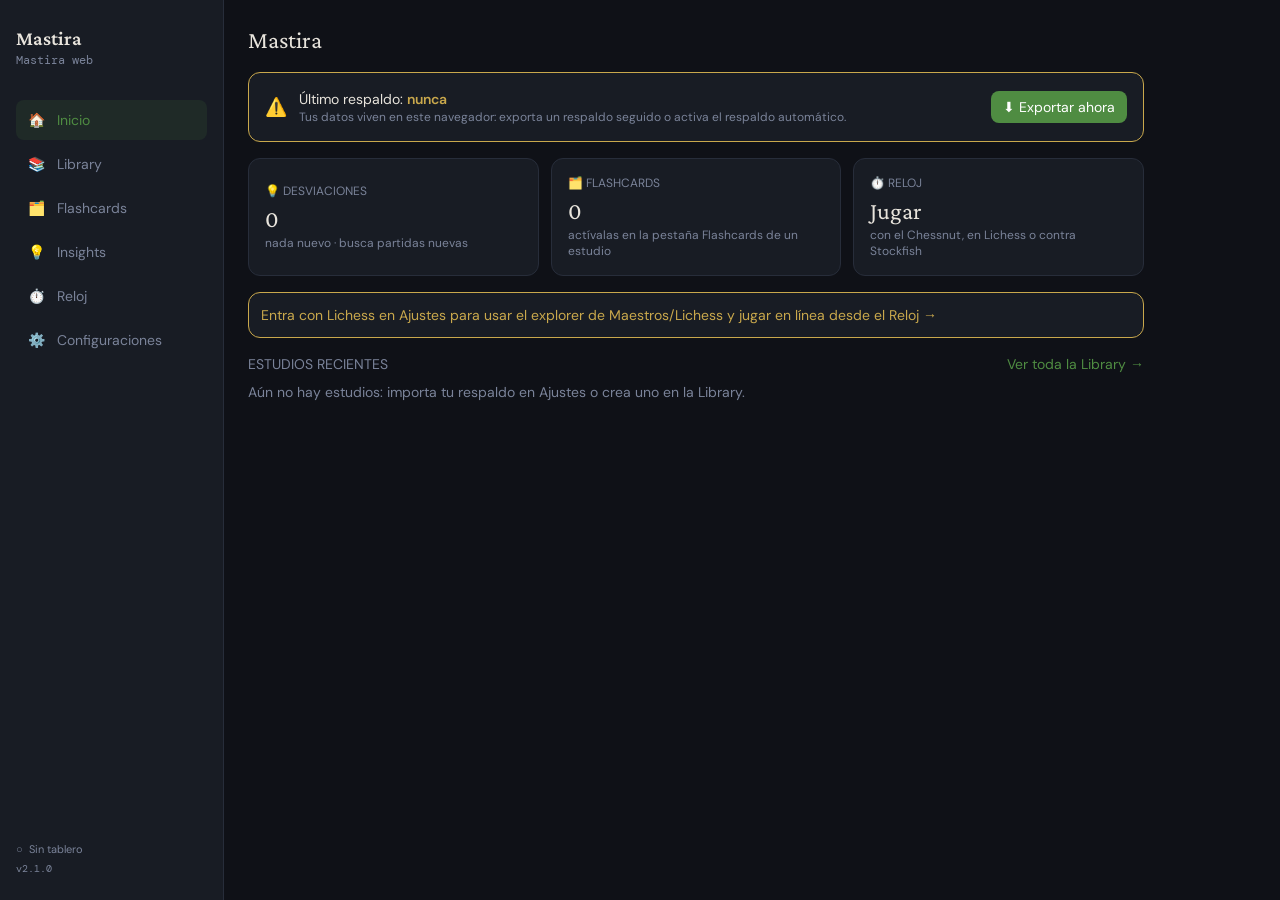
<file: index.html>
<!DOCTYPE html>
<html lang="es">
  <head>
    <meta charset="UTF-8" />
    <meta name="viewport" content="width=device-width, initial-scale=1.0" />
    <title>Mastira Chess</title>
    <link rel="manifest" href="manifest.webmanifest" />
    <link rel="icon" href="icon.svg" type="image/svg+xml" />
    <meta name="theme-color" content="#0f1117" />
    <script type="module" crossorigin src="./assets/main-Doku119o.js"></script>
    <link rel="modulepreload" crossorigin href="./assets/import-wrapper-Dc6Sn4yQ.js">
    <link rel="stylesheet" crossorigin href="./assets/main-TCVI2aPX.css">
  </head>
  <body>
    <div id="root"></div>
  </body>
</html>
</file>
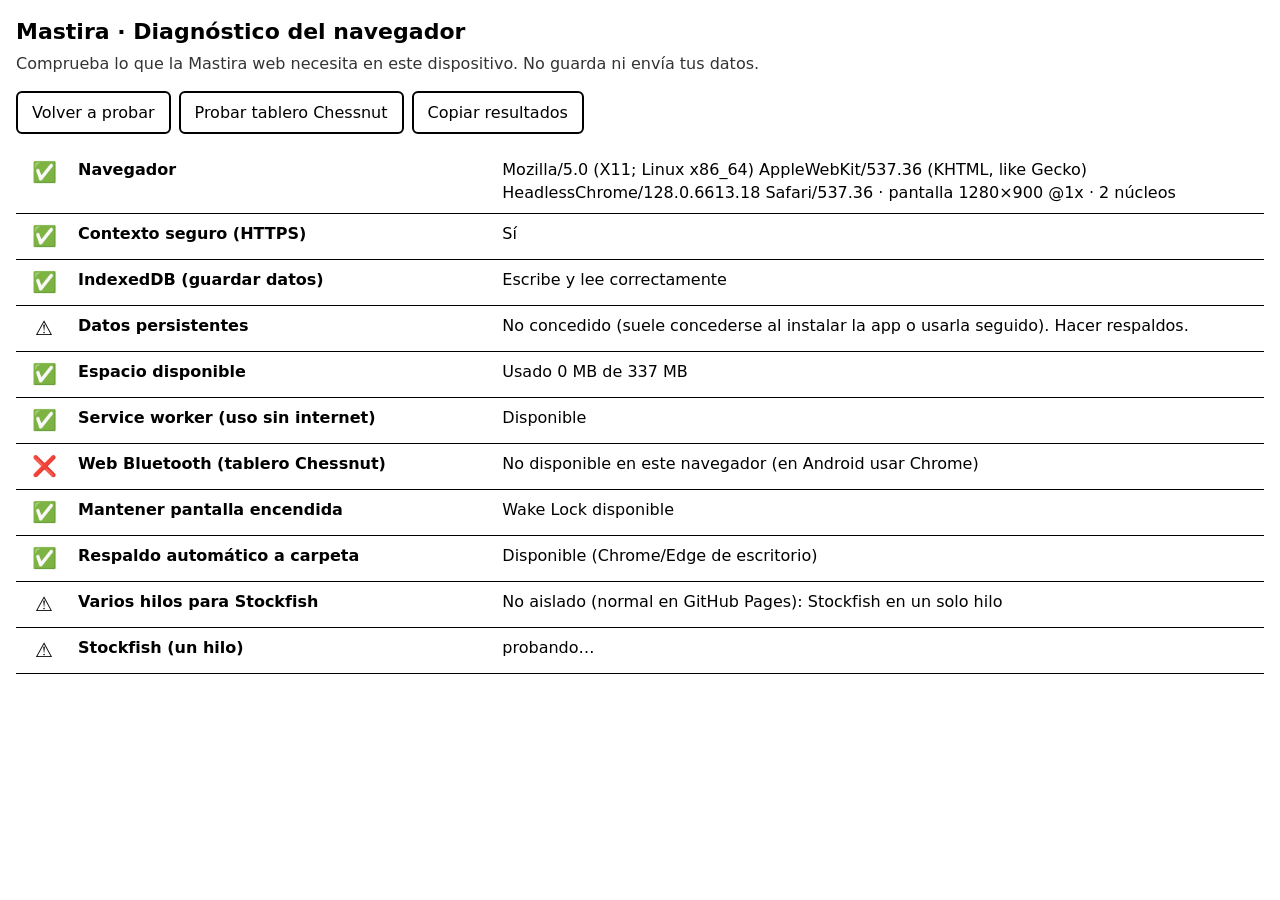
<file: diagnostico.html>
<!DOCTYPE html>
<html lang="es">
  <head>
    <meta charset="UTF-8" />
    <meta name="viewport" content="width=device-width, initial-scale=1.0" />
    <title>Mastira · Diagnóstico</title>
    <style>
      :root { color-scheme: light; }
      body { margin: 0; padding: 16px; font: 16px/1.45 system-ui, sans-serif; background: #fff; color: #000; }
      h1 { font-size: 22px; margin: 0 0 4px; }
      p.sub { margin: 0 0 16px; color: #333; }
      table { width: 100%; border-collapse: collapse; }
      td { border-bottom: 1px solid #000; padding: 8px 6px; vertical-align: top; overflow-wrap: anywhere; }
      td.st { width: 2.2em; font-size: 20px; text-align: center; }
      td.name { font-weight: 600; width: 34%; }
      .actions { margin: 16px 0; display: flex; gap: 8px; flex-wrap: wrap; }
      button { font: inherit; padding: 8px 14px; border: 2px solid #000; background: #fff; color: #000; border-radius: 6px; }
      button:active { background: #000; color: #fff; }
      pre { white-space: pre-wrap; word-break: break-word; border: 1px solid #000; padding: 8px; font-size: 13px; }
    </style>
    <script type="module" crossorigin src="./assets/diagnostico-D89F4n_z.js"></script>
    <link rel="modulepreload" crossorigin href="./assets/import-wrapper-Dc6Sn4yQ.js">
  </head>
  <body>
    <h1>Mastira · Diagnóstico del navegador</h1>
    <p class="sub">Comprueba lo que la Mastira web necesita en este dispositivo. No guarda ni envía tus datos.</p>
    <div class="actions">
      <button id="run">Volver a probar</button>
      <button id="bt">Probar tablero Chessnut</button>
      <button id="copy">Copiar resultados</button>
    </div>
    <table><tbody id="out"></tbody></table>
    <pre id="raw" hidden></pre>
  </body>
</html>
</file>
<file: assets/main-TCVI2aPX.css>
@font-face{font-family:Crimson Pro;font-style:normal;font-display:swap;font-weight:400;src:url(./crimson-pro-vietnamese-400-normal-C3m3Wqkz.woff2) format("woff2"),url(./crimson-pro-vietnamese-400-normal-CEHt5KbE.woff) format("woff");unicode-range:U+0102-0103,U+0110-0111,U+0128-0129,U+0168-0169,U+01A0-01A1,U+01AF-01B0,U+0300-0301,U+0303-0304,U+0308-0309,U+0323,U+0329,U+1EA0-1EF9,U+20AB}@font-face{font-family:Crimson Pro;font-style:normal;font-display:swap;font-weight:400;src:url(./crimson-pro-latin-ext-400-normal-B3ID4PT2.woff2) format("woff2"),url(./crimson-pro-latin-ext-400-normal-BWiDT69a.woff) format("woff");unicode-range:U+0100-02BA,U+02BD-02C5,U+02C7-02CC,U+02CE-02D7,U+02DD-02FF,U+0304,U+0308,U+0329,U+1D00-1DBF,U+1E00-1E9F,U+1EF2-1EFF,U+2020,U+20A0-20AB,U+20AD-20C0,U+2113,U+2C60-2C7F,U+A720-A7FF}@font-face{font-family:Crimson Pro;font-style:normal;font-display:swap;font-weight:400;src:url(./crimson-pro-latin-400-normal-B4SlG4wx.woff2) format("woff2"),url(./crimson-pro-latin-400-normal-BzhyrSeK.woff) format("woff");unicode-range:U+0000-00FF,U+0131,U+0152-0153,U+02BB-02BC,U+02C6,U+02DA,U+02DC,U+0304,U+0308,U+0329,U+2000-206F,U+20AC,U+2122,U+2191,U+2193,U+2212,U+2215,U+FEFF,U+FFFD}@font-face{font-family:Crimson Pro;font-style:normal;font-display:swap;font-weight:600;src:url(./crimson-pro-vietnamese-600-normal-BD5z241x.woff2) format("woff2"),url(./crimson-pro-vietnamese-600-normal-WXpto_XS.woff) format("woff");unicode-range:U+0102-0103,U+0110-0111,U+0128-0129,U+0168-0169,U+01A0-01A1,U+01AF-01B0,U+0300-0301,U+0303-0304,U+0308-0309,U+0323,U+0329,U+1EA0-1EF9,U+20AB}@font-face{font-family:Crimson Pro;font-style:normal;font-display:swap;font-weight:600;src:url(./crimson-pro-latin-ext-600-normal-DTIcmTiA.woff2) format("woff2"),url(./crimson-pro-latin-ext-600-normal-ChXPf8Fx.woff) format("woff");unicode-range:U+0100-02BA,U+02BD-02C5,U+02C7-02CC,U+02CE-02D7,U+02DD-02FF,U+0304,U+0308,U+0329,U+1D00-1DBF,U+1E00-1E9F,U+1EF2-1EFF,U+2020,U+20A0-20AB,U+20AD-20C0,U+2113,U+2C60-2C7F,U+A720-A7FF}@font-face{font-family:Crimson Pro;font-style:normal;font-display:swap;font-weight:600;src:url(./crimson-pro-latin-600-normal-vJ8oEdKU.woff2) format("woff2"),url(./crimson-pro-latin-600-normal-Ca4fy0Cf.woff) format("woff");unicode-range:U+0000-00FF,U+0131,U+0152-0153,U+02BB-02BC,U+02C6,U+02DA,U+02DC,U+0304,U+0308,U+0329,U+2000-206F,U+20AC,U+2122,U+2191,U+2193,U+2212,U+2215,U+FEFF,U+FFFD}@font-face{font-family:Crimson Pro;font-style:normal;font-display:swap;font-weight:700;src:url(./crimson-pro-vietnamese-700-normal-D0P6piNS.woff2) format("woff2"),url(./crimson-pro-vietnamese-700-normal-CXdpdE-3.woff) format("woff");unicode-range:U+0102-0103,U+0110-0111,U+0128-0129,U+0168-0169,U+01A0-01A1,U+01AF-01B0,U+0300-0301,U+0303-0304,U+0308-0309,U+0323,U+0329,U+1EA0-1EF9,U+20AB}@font-face{font-family:Crimson Pro;font-style:normal;font-display:swap;font-weight:700;src:url(./crimson-pro-latin-ext-700-normal-DB6BXmm8.woff2) format("woff2"),url(./crimson-pro-latin-ext-700-normal-B0XMIwQy.woff) format("woff");unicode-range:U+0100-02BA,U+02BD-02C5,U+02C7-02CC,U+02CE-02D7,U+02DD-02FF,U+0304,U+0308,U+0329,U+1D00-1DBF,U+1E00-1E9F,U+1EF2-1EFF,U+2020,U+20A0-20AB,U+20AD-20C0,U+2113,U+2C60-2C7F,U+A720-A7FF}@font-face{font-family:Crimson Pro;font-style:normal;font-display:swap;font-weight:700;src:url(./crimson-pro-latin-700-normal-BfTu9YAt.woff2) format("woff2"),url(./crimson-pro-latin-700-normal-CnzwvVon.woff) format("woff");unicode-range:U+0000-00FF,U+0131,U+0152-0153,U+02BB-02BC,U+02C6,U+02DA,U+02DC,U+0304,U+0308,U+0329,U+2000-206F,U+20AC,U+2122,U+2191,U+2193,U+2212,U+2215,U+FEFF,U+FFFD}@font-face{font-family:Literata;font-style:normal;font-display:swap;font-weight:400;src:url([data-uri]) format("woff2"),url(./literata-cyrillic-ext-400-normal-BuNkiaAX.woff) format("woff");unicode-range:U+0460-052F,U+1C80-1C8A,U+20B4,U+2DE0-2DFF,U+A640-A69F,U+FE2E-FE2F}@font-face{font-family:Literata;font-style:normal;font-display:swap;font-weight:400;src:url(./literata-cyrillic-400-normal-CNCMA2GQ.woff2) format("woff2"),url(./literata-cyrillic-400-normal-BZoHpSD9.woff) format("woff");unicode-range:U+0301,U+0400-045F,U+0490-0491,U+04B0-04B1,U+2116}@font-face{font-family:Literata;font-style:normal;font-display:swap;font-weight:400;src:url(./literata-greek-ext-400-normal-wlSmuZ9Y.woff2) format("woff2"),url(./literata-greek-ext-400-normal-jenpRSxk.woff) format("woff");unicode-range:U+1F00-1FFF}@font-face{font-family:Literata;font-style:normal;font-display:swap;font-weight:400;src:url(./literata-greek-400-normal-DLCf-Z3g.woff2) format("woff2"),url(./literata-greek-400-normal-CMPfP1Pr.woff) format("woff");unicode-range:U+0370-0377,U+037A-037F,U+0384-038A,U+038C,U+038E-03A1,U+03A3-03FF}@font-face{font-family:Literata;font-style:normal;font-display:swap;font-weight:400;src:url(./literata-vietnamese-400-normal-H9pSqQsV.woff2) format("woff2"),url(./literata-vietnamese-400-normal-BvhrDK3U.woff) format("woff");unicode-range:U+0102-0103,U+0110-0111,U+0128-0129,U+0168-0169,U+01A0-01A1,U+01AF-01B0,U+0300-0301,U+0303-0304,U+0308-0309,U+0323,U+0329,U+1EA0-1EF9,U+20AB}@font-face{font-family:Literata;font-style:normal;font-display:swap;font-weight:400;src:url(./literata-latin-ext-400-normal-D5BsCrMl.woff2) format("woff2"),url(./literata-latin-ext-400-normal-Cs2-p-8d.woff) format("woff");unicode-range:U+0100-02BA,U+02BD-02C5,U+02C7-02CC,U+02CE-02D7,U+02DD-02FF,U+0304,U+0308,U+0329,U+1D00-1DBF,U+1E00-1E9F,U+1EF2-1EFF,U+2020,U+20A0-20AB,U+20AD-20C0,U+2113,U+2C60-2C7F,U+A720-A7FF}@font-face{font-family:Literata;font-style:normal;font-display:swap;font-weight:400;src:url(./literata-latin-400-normal-CLtNJ872.woff2) format("woff2"),url(./literata-latin-400-normal-CUhpYSl8.woff) format("woff");unicode-range:U+0000-00FF,U+0131,U+0152-0153,U+02BB-02BC,U+02C6,U+02DA,U+02DC,U+0304,U+0308,U+0329,U+2000-206F,U+20AC,U+2122,U+2191,U+2193,U+2212,U+2215,U+FEFF,U+FFFD}@font-face{font-family:Literata;font-style:normal;font-display:swap;font-weight:600;src:url([data-uri]) format("woff2"),url(./literata-cyrillic-ext-600-normal-DMpAXN3v.woff) format("woff");unicode-range:U+0460-052F,U+1C80-1C8A,U+20B4,U+2DE0-2DFF,U+A640-A69F,U+FE2E-FE2F}@font-face{font-family:Literata;font-style:normal;font-display:swap;font-weight:600;src:url(./literata-cyrillic-600-normal-CJ4BZrBr.woff2) format("woff2"),url(./literata-cyrillic-600-normal-CFZV0quP.woff) format("woff");unicode-range:U+0301,U+0400-045F,U+0490-0491,U+04B0-04B1,U+2116}@font-face{font-family:Literata;font-style:normal;font-display:swap;font-weight:600;src:url(./literata-greek-ext-600-normal-C9Ui0wVq.woff2) format("woff2"),url(./literata-greek-ext-600-normal-dOBTK4hz.woff) format("woff");unicode-range:U+1F00-1FFF}@font-face{font-family:Literata;font-style:normal;font-display:swap;font-weight:600;src:url(./literata-greek-600-normal-AXWu-DgS.woff2) format("woff2"),url(./literata-greek-600-normal-yjIuBGCY.woff) format("woff");unicode-range:U+0370-0377,U+037A-037F,U+0384-038A,U+038C,U+038E-03A1,U+03A3-03FF}@font-face{font-family:Literata;font-style:normal;font-display:swap;font-weight:600;src:url(./literata-vietnamese-600-normal-CKzxoyei.woff2) format("woff2"),url(./literata-vietnamese-600-normal-8qS4Xlwy.woff) format("woff");unicode-range:U+0102-0103,U+0110-0111,U+0128-0129,U+0168-0169,U+01A0-01A1,U+01AF-01B0,U+0300-0301,U+0303-0304,U+0308-0309,U+0323,U+0329,U+1EA0-1EF9,U+20AB}@font-face{font-family:Literata;font-style:normal;font-display:swap;font-weight:600;src:url(./literata-latin-ext-600-normal-iLkdh2tW.woff2) format("woff2"),url(./literata-latin-ext-600-normal-DYcsrkT4.woff) format("woff");unicode-range:U+0100-02BA,U+02BD-02C5,U+02C7-02CC,U+02CE-02D7,U+02DD-02FF,U+0304,U+0308,U+0329,U+1D00-1DBF,U+1E00-1E9F,U+1EF2-1EFF,U+2020,U+20A0-20AB,U+20AD-20C0,U+2113,U+2C60-2C7F,U+A720-A7FF}@font-face{font-family:Literata;font-style:normal;font-display:swap;font-weight:600;src:url(./literata-latin-600-normal-A9sHopYh.woff2) format("woff2"),url(./literata-latin-600-normal-BFEFPlMO.woff) format("woff");unicode-range:U+0000-00FF,U+0131,U+0152-0153,U+02BB-02BC,U+02C6,U+02DA,U+02DC,U+0304,U+0308,U+0329,U+2000-206F,U+20AC,U+2122,U+2191,U+2193,U+2212,U+2215,U+FEFF,U+FFFD}@font-face{font-family:Literata;font-style:normal;font-display:swap;font-weight:800;src:url([data-uri]) format("woff2"),url(./literata-cyrillic-ext-800-normal-gHf-akcn.woff) format("woff");unicode-range:U+0460-052F,U+1C80-1C8A,U+20B4,U+2DE0-2DFF,U+A640-A69F,U+FE2E-FE2F}@font-face{font-family:Literata;font-style:normal;font-display:swap;font-weight:800;src:url(./literata-cyrillic-800-normal-D3mwU3Uw.woff2) format("woff2"),url(./literata-cyrillic-800-normal-gire1OzM.woff) format("woff");unicode-range:U+0301,U+0400-045F,U+0490-0491,U+04B0-04B1,U+2116}@font-face{font-family:Literata;font-style:normal;font-display:swap;font-weight:800;src:url(./literata-greek-ext-800-normal-nMBCiIri.woff2) format("woff2"),url(./literata-greek-ext-800-normal-0qpHStuG.woff) format("woff");unicode-range:U+1F00-1FFF}@font-face{font-family:Literata;font-style:normal;font-display:swap;font-weight:800;src:url(./literata-greek-800-normal-CXRlleG1.woff2) format("woff2"),url(./literata-greek-800-normal-DdEIzewt.woff) format("woff");unicode-range:U+0370-0377,U+037A-037F,U+0384-038A,U+038C,U+038E-03A1,U+03A3-03FF}@font-face{font-family:Literata;font-style:normal;font-display:swap;font-weight:800;src:url(./literata-vietnamese-800-normal-qsFxgcG0.woff2) format("woff2"),url(./literata-vietnamese-800-normal-ZKQv-1Up.woff) format("woff");unicode-range:U+0102-0103,U+0110-0111,U+0128-0129,U+0168-0169,U+01A0-01A1,U+01AF-01B0,U+0300-0301,U+0303-0304,U+0308-0309,U+0323,U+0329,U+1EA0-1EF9,U+20AB}@font-face{font-family:Literata;font-style:normal;font-display:swap;font-weight:800;src:url(./literata-latin-ext-800-normal-YXqKKZyQ.woff2) format("woff2"),url(./literata-latin-ext-800-normal-CLElJf9g.woff) format("woff");unicode-range:U+0100-02BA,U+02BD-02C5,U+02C7-02CC,U+02CE-02D7,U+02DD-02FF,U+0304,U+0308,U+0329,U+1D00-1DBF,U+1E00-1E9F,U+1EF2-1EFF,U+2020,U+20A0-20AB,U+20AD-20C0,U+2113,U+2C60-2C7F,U+A720-A7FF}@font-face{font-family:Literata;font-style:normal;font-display:swap;font-weight:800;src:url(./literata-latin-800-normal-CAgJjmlx.woff2) format("woff2"),url(./literata-latin-800-normal-B7jgOtxN.woff) format("woff");unicode-range:U+0000-00FF,U+0131,U+0152-0153,U+02BB-02BC,U+02C6,U+02DA,U+02DC,U+0304,U+0308,U+0329,U+2000-206F,U+20AC,U+2122,U+2191,U+2193,U+2212,U+2215,U+FEFF,U+FFFD}@font-face{font-family:DM Sans;font-style:normal;font-display:swap;font-weight:400;src:url(./dm-sans-latin-ext-400-normal-BtiwyxMk.woff2) format("woff2"),url(./dm-sans-latin-ext-400-normal-BjWJ59Pq.woff) format("woff");unicode-range:U+0100-02BA,U+02BD-02C5,U+02C7-02CC,U+02CE-02D7,U+02DD-02FF,U+0304,U+0308,U+0329,U+1D00-1DBF,U+1E00-1E9F,U+1EF2-1EFF,U+2020,U+20A0-20AB,U+20AD-20C0,U+2113,U+2C60-2C7F,U+A720-A7FF}@font-face{font-family:DM Sans;font-style:normal;font-display:swap;font-weight:400;src:url(./dm-sans-latin-400-normal-CW0RaeGs.woff2) format("woff2"),url(./dm-sans-latin-400-normal-BwCSEQnW.woff) format("woff");unicode-range:U+0000-00FF,U+0131,U+0152-0153,U+02BB-02BC,U+02C6,U+02DA,U+02DC,U+0304,U+0308,U+0329,U+2000-206F,U+20AC,U+2122,U+2191,U+2193,U+2212,U+2215,U+FEFF,U+FFFD}@font-face{font-family:DM Sans;font-style:normal;font-display:swap;font-weight:500;src:url(./dm-sans-latin-ext-500-normal-BJfUCQsA.woff2) format("woff2"),url(./dm-sans-latin-ext-500-normal-DR84L5F-.woff) format("woff");unicode-range:U+0100-02BA,U+02BD-02C5,U+02C7-02CC,U+02CE-02D7,U+02DD-02FF,U+0304,U+0308,U+0329,U+1D00-1DBF,U+1E00-1E9F,U+1EF2-1EFF,U+2020,U+20A0-20AB,U+20AD-20C0,U+2113,U+2C60-2C7F,U+A720-A7FF}@font-face{font-family:DM Sans;font-style:normal;font-display:swap;font-weight:500;src:url(./dm-sans-latin-500-normal-B9HHJjqV.woff2) format("woff2"),url(./dm-sans-latin-500-normal-Dr3UlScf.woff) format("woff");unicode-range:U+0000-00FF,U+0131,U+0152-0153,U+02BB-02BC,U+02C6,U+02DA,U+02DC,U+0304,U+0308,U+0329,U+2000-206F,U+20AC,U+2122,U+2191,U+2193,U+2212,U+2215,U+FEFF,U+FFFD}@font-face{font-family:DM Sans;font-style:normal;font-display:swap;font-weight:600;src:url(./dm-sans-latin-ext-600-normal-4vooXBpG.woff2) format("woff2"),url(./dm-sans-latin-ext-600-normal-DRtaDpgU.woff) format("woff");unicode-range:U+0100-02BA,U+02BD-02C5,U+02C7-02CC,U+02CE-02D7,U+02DD-02FF,U+0304,U+0308,U+0329,U+1D00-1DBF,U+1E00-1E9F,U+1EF2-1EFF,U+2020,U+20A0-20AB,U+20AD-20C0,U+2113,U+2C60-2C7F,U+A720-A7FF}@font-face{font-family:DM Sans;font-style:normal;font-display:swap;font-weight:600;src:url(./dm-sans-latin-600-normal-Aqo67rzb.woff2) format("woff2"),url(./dm-sans-latin-600-normal-BmdmIIQ2.woff) format("woff");unicode-range:U+0000-00FF,U+0131,U+0152-0153,U+02BB-02BC,U+02C6,U+02DA,U+02DC,U+0304,U+0308,U+0329,U+2000-206F,U+20AC,U+2122,U+2191,U+2193,U+2212,U+2215,U+FEFF,U+FFFD}@font-face{font-family:DM Mono;font-style:normal;font-display:swap;font-weight:400;src:url(./dm-mono-latin-ext-400-normal-C2zvOubV.woff2) format("woff2"),url(./dm-mono-latin-ext-400-normal-1aZr6b2b.woff) format("woff");unicode-range:U+0100-02BA,U+02BD-02C5,U+02C7-02CC,U+02CE-02D7,U+02DD-02FF,U+0304,U+0308,U+0329,U+1D00-1DBF,U+1E00-1E9F,U+1EF2-1EFF,U+2020,U+20A0-20AB,U+20AD-20C0,U+2113,U+2C60-2C7F,U+A720-A7FF}@font-face{font-family:DM Mono;font-style:normal;font-display:swap;font-weight:400;src:url(./dm-mono-latin-400-normal-4GdczIuU.woff2) format("woff2"),url(./dm-mono-latin-400-normal--0xN8mdc.woff) format("woff");unicode-range:U+0000-00FF,U+0131,U+0152-0153,U+02BB-02BC,U+02C6,U+02DA,U+02DC,U+0304,U+0308,U+0329,U+2000-206F,U+20AC,U+2122,U+2191,U+2193,U+2212,U+2215,U+FEFF,U+FFFD}@font-face{font-family:DM Mono;font-style:normal;font-display:swap;font-weight:500;src:url(./dm-mono-latin-ext-500-normal-BtRyHRi6.woff2) format("woff2"),url(./dm-mono-latin-ext-500-normal-Dw3M13d8.woff) format("woff");unicode-range:U+0100-02BA,U+02BD-02C5,U+02C7-02CC,U+02CE-02D7,U+02DD-02FF,U+0304,U+0308,U+0329,U+1D00-1DBF,U+1E00-1E9F,U+1EF2-1EFF,U+2020,U+20A0-20AB,U+20AD-20C0,U+2113,U+2C60-2C7F,U+A720-A7FF}@font-face{font-family:DM Mono;font-style:normal;font-display:swap;font-weight:500;src:url(./dm-mono-latin-500-normal-DRMDZjhP.woff2) format("woff2"),url(./dm-mono-latin-500-normal-CN8Miw6E.woff) format("woff");unicode-range:U+0000-00FF,U+0131,U+0152-0153,U+02BB-02BC,U+02C6,U+02DA,U+02DC,U+0304,U+0308,U+0329,U+2000-206F,U+20AC,U+2122,U+2191,U+2193,U+2212,U+2215,U+FEFF,U+FFFD}*,:before,:after{--tw-border-spacing-x: 0;--tw-border-spacing-y: 0;--tw-translate-x: 0;--tw-translate-y: 0;--tw-rotate: 0;--tw-skew-x: 0;--tw-skew-y: 0;--tw-scale-x: 1;--tw-scale-y: 1;--tw-pan-x: ;--tw-pan-y: ;--tw-pinch-zoom: ;--tw-scroll-snap-strictness: proximity;--tw-gradient-from-position: ;--tw-gradient-via-position: ;--tw-gradient-to-position: ;--tw-ordinal: ;--tw-slashed-zero: ;--tw-numeric-figure: ;--tw-numeric-spacing: ;--tw-numeric-fraction: ;--tw-ring-inset: ;--tw-ring-offset-width: 0px;--tw-ring-offset-color: #fff;--tw-ring-color: rgb(59 130 246 / .5);--tw-ring-offset-shadow: 0 0 #0000;--tw-ring-shadow: 0 0 #0000;--tw-shadow: 0 0 #0000;--tw-shadow-colored: 0 0 #0000;--tw-blur: ;--tw-brightness: ;--tw-contrast: ;--tw-grayscale: ;--tw-hue-rotate: ;--tw-invert: ;--tw-saturate: ;--tw-sepia: ;--tw-drop-shadow: ;--tw-backdrop-blur: ;--tw-backdrop-brightness: ;--tw-backdrop-contrast: ;--tw-backdrop-grayscale: ;--tw-backdrop-hue-rotate: ;--tw-backdrop-invert: ;--tw-backdrop-opacity: ;--tw-backdrop-saturate: ;--tw-backdrop-sepia: ;--tw-contain-size: ;--tw-contain-layout: ;--tw-contain-paint: ;--tw-contain-style: }::backdrop{--tw-border-spacing-x: 0;--tw-border-spacing-y: 0;--tw-translate-x: 0;--tw-translate-y: 0;--tw-rotate: 0;--tw-skew-x: 0;--tw-skew-y: 0;--tw-scale-x: 1;--tw-scale-y: 1;--tw-pan-x: ;--tw-pan-y: ;--tw-pinch-zoom: ;--tw-scroll-snap-strictness: proximity;--tw-gradient-from-position: ;--tw-gradient-via-position: ;--tw-gradient-to-position: ;--tw-ordinal: ;--tw-slashed-zero: ;--tw-numeric-figure: ;--tw-numeric-spacing: ;--tw-numeric-fraction: ;--tw-ring-inset: ;--tw-ring-offset-width: 0px;--tw-ring-offset-color: #fff;--tw-ring-color: rgb(59 130 246 / .5);--tw-ring-offset-shadow: 0 0 #0000;--tw-ring-shadow: 0 0 #0000;--tw-shadow: 0 0 #0000;--tw-shadow-colored: 0 0 #0000;--tw-blur: ;--tw-brightness: ;--tw-contrast: ;--tw-grayscale: ;--tw-hue-rotate: ;--tw-invert: ;--tw-saturate: ;--tw-sepia: ;--tw-drop-shadow: ;--tw-backdrop-blur: ;--tw-backdrop-brightness: ;--tw-backdrop-contrast: ;--tw-backdrop-grayscale: ;--tw-backdrop-hue-rotate: ;--tw-backdrop-invert: ;--tw-backdrop-opacity: ;--tw-backdrop-saturate: ;--tw-backdrop-sepia: ;--tw-contain-size: ;--tw-contain-layout: ;--tw-contain-paint: ;--tw-contain-style: }*,:before,:after{box-sizing:border-box;border-width:0;border-style:solid;border-color:#e5e7eb}:before,:after{--tw-content: ""}html,:host{line-height:1.5;-webkit-text-size-adjust:100%;-moz-tab-size:4;-o-tab-size:4;tab-size:4;font-family:ui-sans-serif,system-ui,sans-serif,"Apple Color Emoji","Segoe UI Emoji",Segoe UI Symbol,"Noto Color Emoji";font-feature-settings:normal;font-variation-settings:normal;-webkit-tap-highlight-color:transparent}body{margin:0;line-height:inherit}hr{height:0;color:inherit;border-top-width:1px}abbr:where([title]){-webkit-text-decoration:underline dotted;text-decoration:underline dotted}h1,h2,h3,h4,h5,h6{font-size:inherit;font-weight:inherit}a{color:inherit;text-decoration:inherit}b,strong{font-weight:bolder}code,kbd,samp,pre{font-family:DM Mono,monospace;font-feature-settings:normal;font-variation-settings:normal;font-size:1em}small{font-size:80%}sub,sup{font-size:75%;line-height:0;position:relative;vertical-align:baseline}sub{bottom:-.25em}sup{top:-.5em}table{text-indent:0;border-color:inherit;border-collapse:collapse}button,input,optgroup,select,textarea{font-family:inherit;font-feature-settings:inherit;font-variation-settings:inherit;font-size:100%;font-weight:inherit;line-height:inherit;letter-spacing:inherit;color:inherit;margin:0;padding:0}button,select{text-transform:none}button,input:where([type=button]),input:where([type=reset]),input:where([type=submit]){-webkit-appearance:button;background-color:transparent;background-image:none}:-moz-focusring{outline:auto}:-moz-ui-invalid{box-shadow:none}progress{vertical-align:baseline}::-webkit-inner-spin-button,::-webkit-outer-spin-button{height:auto}[type=search]{-webkit-appearance:textfield;outline-offset:-2px}::-webkit-search-decoration{-webkit-appearance:none}::-webkit-file-upload-button{-webkit-appearance:button;font:inherit}summary{display:list-item}blockquote,dl,dd,h1,h2,h3,h4,h5,h6,hr,figure,p,pre{margin:0}fieldset{margin:0;padding:0}legend{padding:0}ol,ul,menu{list-style:none;margin:0;padding:0}dialog{padding:0}textarea{resize:vertical}input::-moz-placeholder,textarea::-moz-placeholder{opacity:1;color:#9ca3af}input::placeholder,textarea::placeholder{opacity:1;color:#9ca3af}button,[role=button]{cursor:pointer}:disabled{cursor:default}img,svg,video,canvas,audio,iframe,embed,object{display:block;vertical-align:middle}img,video{max-width:100%;height:auto}[hidden]:where(:not([hidden=until-found])){display:none}body{--tw-bg-opacity: 1;background-color:rgb(var(--c-bg) / var(--tw-bg-opacity, 1));font-family:DM Sans,sans-serif;--tw-text-opacity: 1;color:rgb(var(--c-text) / var(--tw-text-opacity, 1));-webkit-font-smoothing:antialiased}h1,h2,h3{font-family:Crimson Pro,serif}.sr-only{position:absolute;width:1px;height:1px;padding:0;margin:-1px;overflow:hidden;clip:rect(0,0,0,0);white-space:nowrap;border-width:0}.pointer-events-none{pointer-events:none}.visible{visibility:visible}.static{position:static}.fixed{position:fixed}.absolute{position:absolute}.relative{position:relative}.sticky{position:sticky}.inset-0{top:0;right:0;bottom:0;left:0}.inset-x-0{left:0;right:0}.-right-1{right:-.25rem}.-top-1{top:-.25rem}.bottom-0{bottom:0}.left-0{left:0}.left-0\.5{left:.125rem}.left-\[18px\]{left:18px}.right-0{right:0}.right-0\.5{right:.125rem}.right-1{right:.25rem}.right-3{right:.75rem}.top-0{top:0}.top-0\.5{top:.125rem}.top-1{top:.25rem}.top-2{top:.5rem}.top-6{top:1.5rem}.z-10{z-index:10}.z-30{z-index:30}.z-50{z-index:50}.z-\[80\]{z-index:80}.mx-auto{margin-left:auto;margin-right:auto}.my-0\.5{margin-top:.125rem;margin-bottom:.125rem}.mb-0\.5{margin-bottom:.125rem}.mb-1{margin-bottom:.25rem}.mb-1\.5{margin-bottom:.375rem}.mb-2{margin-bottom:.5rem}.mb-3{margin-bottom:.75rem}.mb-4{margin-bottom:1rem}.mb-5{margin-bottom:1.25rem}.mb-6{margin-bottom:1.5rem}.mb-8{margin-bottom:2rem}.ml-0\.5{margin-left:.125rem}.ml-1{margin-left:.25rem}.ml-2{margin-left:.5rem}.ml-4{margin-left:1rem}.ml-auto{margin-left:auto}.mr-0\.5{margin-right:.125rem}.mr-1{margin-right:.25rem}.mr-auto{margin-right:auto}.mt-0\.5{margin-top:.125rem}.mt-1{margin-top:.25rem}.mt-1\.5{margin-top:.375rem}.mt-2{margin-top:.5rem}.mt-3{margin-top:.75rem}.mt-4{margin-top:1rem}.mt-5{margin-top:1.25rem}.mt-6{margin-top:1.5rem}.line-clamp-2{overflow:hidden;display:-webkit-box;-webkit-box-orient:vertical;-webkit-line-clamp:2}.block{display:block}.inline-block{display:inline-block}.inline{display:inline}.flex{display:flex}.table{display:table}.grid{display:grid}.hidden{display:none}.h-1{height:.25rem}.h-1\.5{height:.375rem}.h-10{height:2.5rem}.h-2{height:.5rem}.h-28{height:7rem}.h-3\.5{height:.875rem}.h-32{height:8rem}.h-4{height:1rem}.h-44{height:11rem}.h-5{height:1.25rem}.h-9{height:2.25rem}.h-full{height:100%}.max-h-48{max-height:12rem}.max-h-\[220px\]{max-height:220px}.max-h-\[480px\]{max-height:480px}.max-h-\[50vh\]{max-height:50vh}.max-h-\[90vh\]{max-height:90vh}.min-h-0{min-height:0px}.min-h-full{min-height:100%}.min-h-screen{min-height:100vh}.w-1{width:.25rem}.w-1\/2{width:50%}.w-10{width:2.5rem}.w-12{width:3rem}.w-14{width:3.5rem}.w-2{width:.5rem}.w-20{width:5rem}.w-24{width:6rem}.w-28{width:7rem}.w-3{width:.75rem}.w-3\.5{width:.875rem}.w-32{width:8rem}.w-4{width:1rem}.w-40{width:10rem}.w-44{width:11rem}.w-5{width:1.25rem}.w-52{width:13rem}.w-56{width:14rem}.w-60{width:15rem}.w-64{width:16rem}.w-9{width:2.25rem}.w-\[220px\]{width:220px}.w-fit{width:-moz-fit-content;width:fit-content}.w-full{width:100%}.min-w-0{min-width:0px}.min-w-7{min-width:1.75rem}.min-w-\[120px\]{min-width:120px}.min-w-\[180px\]{min-width:180px}.min-w-\[200px\]{min-width:200px}.min-w-\[240px\]{min-width:240px}.min-w-\[260px\]{min-width:260px}.min-w-full{min-width:100%}.max-w-3xl{max-width:48rem}.max-w-4xl{max-width:56rem}.max-w-\[10rem\]{max-width:10rem}.max-w-\[50\%\]{max-width:50%}.max-w-lg{max-width:32rem}.max-w-md{max-width:28rem}.max-w-xl{max-width:36rem}.flex-1{flex:1 1 0%}.shrink-0{flex-shrink:0}.basis-\[320px\]{flex-basis:320px}@keyframes spin{to{transform:rotate(360deg)}}.animate-spin{animation:spin 1s linear infinite}.cursor-col-resize{cursor:col-resize}.cursor-default{cursor:default}.cursor-grab{cursor:grab}.cursor-pointer{cursor:pointer}.cursor-row-resize{cursor:row-resize}.touch-none{touch-action:none}.select-none{-webkit-user-select:none;-moz-user-select:none;user-select:none}.resize-y{resize:vertical}.resize{resize:both}.list-disc{list-style-type:disc}.grid-cols-2{grid-template-columns:repeat(2,minmax(0,1fr))}.flex-row{flex-direction:row}.flex-col{flex-direction:column}.flex-wrap{flex-wrap:wrap}.flex-nowrap{flex-wrap:nowrap}.items-start{align-items:flex-start}.items-center{align-items:center}.items-baseline{align-items:baseline}.justify-end{justify-content:flex-end}.justify-center{justify-content:center}.justify-between{justify-content:space-between}.gap-0\.5{gap:.125rem}.gap-1{gap:.25rem}.gap-1\.5{gap:.375rem}.gap-2{gap:.5rem}.gap-3{gap:.75rem}.gap-4{gap:1rem}.gap-5{gap:1.25rem}.gap-6{gap:1.5rem}.space-y-0\.5>:not([hidden])~:not([hidden]){--tw-space-y-reverse: 0;margin-top:calc(.125rem * calc(1 - var(--tw-space-y-reverse)));margin-bottom:calc(.125rem * var(--tw-space-y-reverse))}.space-y-1>:not([hidden])~:not([hidden]){--tw-space-y-reverse: 0;margin-top:calc(.25rem * calc(1 - var(--tw-space-y-reverse)));margin-bottom:calc(.25rem * var(--tw-space-y-reverse))}.space-y-1\.5>:not([hidden])~:not([hidden]){--tw-space-y-reverse: 0;margin-top:calc(.375rem * calc(1 - var(--tw-space-y-reverse)));margin-bottom:calc(.375rem * var(--tw-space-y-reverse))}.space-y-2>:not([hidden])~:not([hidden]){--tw-space-y-reverse: 0;margin-top:calc(.5rem * calc(1 - var(--tw-space-y-reverse)));margin-bottom:calc(.5rem * var(--tw-space-y-reverse))}.space-y-3>:not([hidden])~:not([hidden]){--tw-space-y-reverse: 0;margin-top:calc(.75rem * calc(1 - var(--tw-space-y-reverse)));margin-bottom:calc(.75rem * var(--tw-space-y-reverse))}.space-y-4>:not([hidden])~:not([hidden]){--tw-space-y-reverse: 0;margin-top:calc(1rem * calc(1 - var(--tw-space-y-reverse)));margin-bottom:calc(1rem * var(--tw-space-y-reverse))}.space-y-5>:not([hidden])~:not([hidden]){--tw-space-y-reverse: 0;margin-top:calc(1.25rem * calc(1 - var(--tw-space-y-reverse)));margin-bottom:calc(1.25rem * var(--tw-space-y-reverse))}.divide-y>:not([hidden])~:not([hidden]){--tw-divide-y-reverse: 0;border-top-width:calc(1px * calc(1 - var(--tw-divide-y-reverse)));border-bottom-width:calc(1px * var(--tw-divide-y-reverse))}.divide-border>:not([hidden])~:not([hidden]){--tw-divide-opacity: 1;border-color:rgb(var(--c-border) / var(--tw-divide-opacity, 1))}.overflow-auto{overflow:auto}.overflow-hidden{overflow:hidden}.overflow-x-auto{overflow-x:auto}.overflow-y-auto{overflow-y:auto}.overflow-x-hidden{overflow-x:hidden}.truncate{overflow:hidden;text-overflow:ellipsis;white-space:nowrap}.whitespace-nowrap{white-space:nowrap}.whitespace-pre-line{white-space:pre-line}.whitespace-pre-wrap{white-space:pre-wrap}.break-words{overflow-wrap:break-word}.break-all{word-break:break-all}.rounded{border-radius:.25rem}.rounded-full{border-radius:9999px}.rounded-lg{border-radius:.5rem}.rounded-sm{border-radius:.125rem}.rounded-xl{border-radius:.75rem}.border{border-width:1px}.border-2{border-width:2px}.border-x{border-left-width:1px;border-right-width:1px}.border-y{border-top-width:1px;border-bottom-width:1px}.border-b{border-bottom-width:1px}.border-l-2{border-left-width:2px}.border-r{border-right-width:1px}.border-t{border-top-width:1px}.border-\[\#4a4036\]{--tw-border-opacity: 1;border-color:rgb(74 64 54 / var(--tw-border-opacity, 1))}.border-border{--tw-border-opacity: 1;border-color:rgb(var(--c-border) / var(--tw-border-opacity, 1))}.border-gold{--tw-border-opacity: 1;border-color:rgb(var(--c-gold) / var(--tw-border-opacity, 1))}.border-gold\/60{border-color:rgb(var(--c-gold) / .6)}.border-green{--tw-border-opacity: 1;border-color:rgb(var(--c-green) / var(--tw-border-opacity, 1))}.border-green\/40{border-color:rgb(var(--c-green) / .4)}.border-green\/50{border-color:rgb(var(--c-green) / .5)}.border-muted\/60{border-color:rgb(var(--c-muted) / .6)}.border-red{--tw-border-opacity: 1;border-color:rgb(var(--c-red) / var(--tw-border-opacity, 1))}.border-transparent{border-color:transparent}.bg-\[\#2b2b2b\]{--tw-bg-opacity: 1;background-color:rgb(43 43 43 / var(--tw-bg-opacity, 1))}.bg-\[\#3a3f4c\]{--tw-bg-opacity: 1;background-color:rgb(58 63 76 / var(--tw-bg-opacity, 1))}.bg-\[\#4e7837\]{--tw-bg-opacity: 1;background-color:rgb(78 120 55 / var(--tw-bg-opacity, 1))}.bg-\[\#7a8399\]{--tw-bg-opacity: 1;background-color:rgb(122 131 153 / var(--tw-bg-opacity, 1))}.bg-\[\#efe9e0\]{--tw-bg-opacity: 1;background-color:rgb(239 233 224 / var(--tw-bg-opacity, 1))}.bg-\[var\(--sq-light\)\]{background-color:var(--sq-light)}.bg-bg{--tw-bg-opacity: 1;background-color:rgb(var(--c-bg) / var(--tw-bg-opacity, 1))}.bg-bg\/40{background-color:rgb(var(--c-bg) / .4)}.bg-black{--tw-bg-opacity: 1;background-color:rgb(0 0 0 / var(--tw-bg-opacity, 1))}.bg-black\/60{background-color:#0009}.bg-black\/75{background-color:#000000bf}.bg-border{--tw-bg-opacity: 1;background-color:rgb(var(--c-border) / var(--tw-bg-opacity, 1))}.bg-gold{--tw-bg-opacity: 1;background-color:rgb(var(--c-gold) / var(--tw-bg-opacity, 1))}.bg-gold\/15{background-color:rgb(var(--c-gold) / .15)}.bg-gold\/20{background-color:rgb(var(--c-gold) / .2)}.bg-gold\/30{background-color:rgb(var(--c-gold) / .3)}.bg-green{--tw-bg-opacity: 1;background-color:rgb(var(--c-green) / var(--tw-bg-opacity, 1))}.bg-green\/15{background-color:rgb(var(--c-green) / .15)}.bg-green\/20{background-color:rgb(var(--c-green) / .2)}.bg-muted\/60{background-color:rgb(var(--c-muted) / .6)}.bg-red{--tw-bg-opacity: 1;background-color:rgb(var(--c-red) / var(--tw-bg-opacity, 1))}.bg-red\/10{background-color:rgb(var(--c-red) / .1)}.bg-surface{--tw-bg-opacity: 1;background-color:rgb(var(--c-surface) / var(--tw-bg-opacity, 1))}.bg-white{--tw-bg-opacity: 1;background-color:rgb(255 255 255 / var(--tw-bg-opacity, 1))}.object-cover{-o-object-fit:cover;object-fit:cover}.p-1{padding:.25rem}.p-2{padding:.5rem}.p-3{padding:.75rem}.p-4{padding:1rem}.p-5{padding:1.25rem}.p-6{padding:1.5rem}.p-8{padding:2rem}.px-1{padding-left:.25rem;padding-right:.25rem}.px-1\.5{padding-left:.375rem;padding-right:.375rem}.px-2{padding-left:.5rem;padding-right:.5rem}.px-2\.5{padding-left:.625rem;padding-right:.625rem}.px-3{padding-left:.75rem;padding-right:.75rem}.px-4{padding-left:1rem;padding-right:1rem}.px-5{padding-left:1.25rem;padding-right:1.25rem}.py-0\.5{padding-top:.125rem;padding-bottom:.125rem}.py-1{padding-top:.25rem;padding-bottom:.25rem}.py-1\.5{padding-top:.375rem;padding-bottom:.375rem}.py-16{padding-top:4rem;padding-bottom:4rem}.py-2{padding-top:.5rem;padding-bottom:.5rem}.py-2\.5{padding-top:.625rem;padding-bottom:.625rem}.py-20{padding-top:5rem;padding-bottom:5rem}.py-24{padding-top:6rem;padding-bottom:6rem}.py-6{padding-top:1.5rem;padding-bottom:1.5rem}.pb-1{padding-bottom:.25rem}.pb-2{padding-bottom:.5rem}.pb-3{padding-bottom:.75rem}.pl-10{padding-left:2.5rem}.pl-2{padding-left:.5rem}.pl-3{padding-left:.75rem}.pl-4{padding-left:1rem}.pr-3{padding-right:.75rem}.pt-1{padding-top:.25rem}.pt-2{padding-top:.5rem}.pt-3{padding-top:.75rem}.pt-4{padding-top:1rem}.text-left{text-align:left}.text-center{text-align:center}.text-right{text-align:right}.font-display{font-family:Crimson Pro,serif}.font-mono{font-family:DM Mono,monospace}.font-ui{font-family:DM Sans,sans-serif}.text-2xl{font-size:1.5rem;line-height:2rem}.text-3xl{font-size:1.875rem;line-height:2.25rem}.text-4xl{font-size:2.25rem;line-height:2.5rem}.text-\[10px\]{font-size:10px}.text-\[11px\]{font-size:11px}.text-\[12px\]{font-size:12px}.text-\[15px\]{font-size:15px}.text-\[9px\]{font-size:9px}.text-base{font-size:1rem;line-height:1.5rem}.text-lg{font-size:1.125rem;line-height:1.75rem}.text-sm{font-size:.875rem;line-height:1.25rem}.text-xl{font-size:1.25rem;line-height:1.75rem}.text-xs{font-size:.75rem;line-height:1rem}.font-bold{font-weight:700}.font-medium{font-weight:500}.font-normal{font-weight:400}.font-semibold{font-weight:600}.uppercase{text-transform:uppercase}.normal-case{text-transform:none}.italic{font-style:italic}.tabular-nums{--tw-numeric-spacing: tabular-nums;font-variant-numeric:var(--tw-ordinal) var(--tw-slashed-zero) var(--tw-numeric-figure) var(--tw-numeric-spacing) var(--tw-numeric-fraction)}.leading-4{line-height:1rem}.leading-6{line-height:1.5rem}.leading-7{line-height:1.75rem}.leading-none{line-height:1}.tracking-wide{letter-spacing:.025em}.text-\[\#333\]{--tw-text-opacity: 1;color:rgb(51 51 51 / var(--tw-text-opacity, 1))}.text-bg{--tw-text-opacity: 1;color:rgb(var(--c-bg) / var(--tw-text-opacity, 1))}.text-black{--tw-text-opacity: 1;color:rgb(0 0 0 / var(--tw-text-opacity, 1))}.text-black\/40{color:#0006}.text-gold{--tw-text-opacity: 1;color:rgb(var(--c-gold) / var(--tw-text-opacity, 1))}.text-green{--tw-text-opacity: 1;color:rgb(var(--c-green) / var(--tw-text-opacity, 1))}.text-muted{--tw-text-opacity: 1;color:rgb(var(--c-muted) / var(--tw-text-opacity, 1))}.text-muted\/60{color:rgb(var(--c-muted) / .6)}.text-muted\/70{color:rgb(var(--c-muted) / .7)}.text-red{--tw-text-opacity: 1;color:rgb(var(--c-red) / var(--tw-text-opacity, 1))}.text-text{--tw-text-opacity: 1;color:rgb(var(--c-text) / var(--tw-text-opacity, 1))}.text-white{--tw-text-opacity: 1;color:rgb(255 255 255 / var(--tw-text-opacity, 1))}.underline{text-decoration-line:underline}.decoration-muted{text-decoration-color:rgb(var(--c-muted) / 1)}.decoration-dotted{text-decoration-style:dotted}.underline-offset-4{text-underline-offset:4px}.accent-red{accent-color:rgb(var(--c-red) / 1)}.opacity-0{opacity:0}.opacity-40{opacity:.4}.opacity-60{opacity:.6}.opacity-70{opacity:.7}.shadow-lg{--tw-shadow: 0 10px 15px -3px rgb(0 0 0 / .1), 0 4px 6px -4px rgb(0 0 0 / .1);--tw-shadow-colored: 0 10px 15px -3px var(--tw-shadow-color), 0 4px 6px -4px var(--tw-shadow-color);box-shadow:var(--tw-ring-offset-shadow, 0 0 #0000),var(--tw-ring-shadow, 0 0 #0000),var(--tw-shadow)}.shadow-xl{--tw-shadow: 0 20px 25px -5px rgb(0 0 0 / .1), 0 8px 10px -6px rgb(0 0 0 / .1);--tw-shadow-colored: 0 20px 25px -5px var(--tw-shadow-color), 0 8px 10px -6px var(--tw-shadow-color);box-shadow:var(--tw-ring-offset-shadow, 0 0 #0000),var(--tw-ring-shadow, 0 0 #0000),var(--tw-shadow)}.ring-1{--tw-ring-offset-shadow: var(--tw-ring-inset) 0 0 0 var(--tw-ring-offset-width) var(--tw-ring-offset-color);--tw-ring-shadow: var(--tw-ring-inset) 0 0 0 calc(1px + var(--tw-ring-offset-width)) var(--tw-ring-color);box-shadow:var(--tw-ring-offset-shadow),var(--tw-ring-shadow),var(--tw-shadow, 0 0 #0000)}.ring-gold{--tw-ring-opacity: 1;--tw-ring-color: rgb(var(--c-gold) / var(--tw-ring-opacity, 1))}.invert{--tw-invert: invert(100%);filter:var(--tw-blur) var(--tw-brightness) var(--tw-contrast) var(--tw-grayscale) var(--tw-hue-rotate) var(--tw-invert) var(--tw-saturate) var(--tw-sepia) var(--tw-drop-shadow)}.filter{filter:var(--tw-blur) var(--tw-brightness) var(--tw-contrast) var(--tw-grayscale) var(--tw-hue-rotate) var(--tw-invert) var(--tw-saturate) var(--tw-sepia) var(--tw-drop-shadow)}.transition{transition-property:color,background-color,border-color,text-decoration-color,fill,stroke,opacity,box-shadow,transform,filter,backdrop-filter;transition-timing-function:cubic-bezier(.4,0,.2,1);transition-duration:.15s}.transition-all{transition-property:all;transition-timing-function:cubic-bezier(.4,0,.2,1);transition-duration:.15s}.transition-colors{transition-property:color,background-color,border-color,text-decoration-color,fill,stroke;transition-timing-function:cubic-bezier(.4,0,.2,1);transition-duration:.15s}.card{border-radius:.75rem;border-width:1px;--tw-border-opacity: 1;border-color:rgb(var(--c-border) / var(--tw-border-opacity, 1));--tw-bg-opacity: 1;background-color:rgb(var(--c-surface) / var(--tw-bg-opacity, 1));padding:1rem}:root{--c-bg: 15 17 23;--c-surface: 24 28 36;--c-border: 39 45 58;--c-green: 79 140 66;--c-gold: 201 168 76;--c-red: 192 57 43;--c-text: 232 228 220;--c-muted: 122 131 153;--sq-light: #ecdcc4;--sq-dark: #b08a5e;color-scheme:dark}:root[data-theme=light]{--c-bg: 246 244 239;--c-surface: 255 255 255;--c-border: 214 210 200;--c-green: 46 110 58;--c-gold: 150 112 20;--c-red: 178 40 30;--c-text: 28 28 30;--c-muted: 92 98 110;color-scheme:light}:root[data-theme=eink]{--c-bg: 255 255 255;--c-surface: 255 255 255;--c-border: 0 0 0;--c-green: 0 95 30;--c-gold: 110 70 0;--c-red: 170 0 0;--c-text: 0 0 0;--c-muted: 55 55 55;--sq-light: #dde4e8;--sq-dark: #7a93a6;color-scheme:light}:root[data-theme=eink] *,:root[data-theme=eink] *:before,:root[data-theme=eink] *:after{transition:none!important;animation:none!important;box-shadow:none!important}:root[data-theme=eink] body{-webkit-font-smoothing:auto;font-weight:500}:root[data-theme=eink] .opacity-0{opacity:1!important}:root[data-theme=eink] .bg-border,:root[data-theme=eink] .hover\:bg-border:hover{background-color:#e1e1e1!important}:root[data-size=large]{font-size:18px}:root[data-size=xl]{font-size:20px}:root[data-size=large] .text-\[10px\],:root[data-size=large] .text-\[11px\]{font-size:13px}:root[data-size=xl] .text-\[10px\],:root[data-size=xl] .text-\[11px\]{font-size:14px}.reading-diff-bar{display:flex;align-items:center;gap:12px;flex-wrap:wrap;margin-bottom:10px;padding:8px 14px;border-radius:10px;background:#c9a84c1f;border:1px solid rgba(201,168,76,.45);color:rgb(var(--c-text));font-size:14px}.reading-diff-bar button{margin-left:auto;padding:4px 14px;border-radius:999px;border:0;background:rgb(var(--c-gold));color:rgb(var(--c-bg));font-size:13px;font-weight:500;cursor:pointer}.reading-diff-panel{position:fixed;top:0;right:0;bottom:0;width:380px;max-width:100vw;z-index:60;overflow-y:auto;padding:16px;background:rgb(var(--c-surface));border-left:1px solid rgb(var(--c-border));box-shadow:-8px 0 24px #0006}.reading-diff-head{display:flex;align-items:center;justify-content:space-between;margin-bottom:8px}.reading-diff-head h3{font-size:20px;color:rgb(var(--c-gold));margin:0}.reading-diff-head button{width:28px;height:28px;border-radius:6px;border:1px solid rgb(var(--c-border));background:transparent;color:rgb(var(--c-text));cursor:pointer}.reading-diff-help{font-size:12px;color:rgb(var(--c-muted));margin:0 0 12px}.reading-diff-note{font-size:13px;color:rgb(var(--c-gold));background:#c9a84c1a;border-radius:8px;padding:6px 10px}.reading-diff-error{font-size:13px;color:rgb(var(--c-red))}.reading-diff-empty{font-size:14px;color:rgb(var(--c-green))}.reading-diff-panel ul{list-style:none;margin:0;padding:0;display:flex;flex-direction:column;gap:10px}.reading-diff-panel li{padding:10px 12px;border:1px solid rgb(var(--c-border));border-radius:10px;background:rgb(var(--c-bg))}.reading-diff-panel li.is-busy{opacity:.6}.reading-diff-title{font-size:14px;font-weight:500;color:rgb(var(--c-text))}.reading-diff-panel blockquote{margin:6px 0;padding:4px 10px;border-left:3px solid rgb(var(--c-border));color:#a9b0c0;font-size:13px}.reading-diff-panel li p{margin:4px 0;font-size:12px;color:rgb(var(--c-muted))}.reading-diff-panel li p.reading-diff-warn{color:rgb(var(--c-gold))}.reading-diff-actions{display:flex;gap:8px;margin-top:8px}.reading-diff-actions button{padding:4px 14px;border-radius:6px;border:1px solid rgb(var(--c-border));background:rgb(var(--c-surface));color:rgb(var(--c-text));font-size:13px;cursor:pointer}.reading-diff-actions button.apply{background:rgb(var(--c-green));border-color:rgb(var(--c-green));color:#fff}.reading-diff-actions button:disabled{opacity:.5;cursor:default}.reading-diff-actions button:focus-visible,.reading-diff-bar button:focus-visible{outline:2px solid rgb(var(--c-gold));outline-offset:1px}.rich-comment{position:relative;display:flex;flex-direction:column;margin-top:8px;min-height:160px;max-height:75vh;overflow:hidden;resize:vertical;background:rgb(var(--c-surface));border:1px solid rgb(var(--c-border));border-radius:8px}.rich-comment:focus-within{border-color:rgb(var(--c-green))}.rich-comment-toolbar{display:flex;align-items:center;gap:2px;padding:4px 6px;border-bottom:1px solid rgb(var(--c-border));flex:none}.rich-comment-spacer{flex:1}.rich-comment-btn{min-width:28px;height:26px;padding:0 8px;border-radius:6px;border:1px solid transparent;background:transparent;color:rgb(var(--c-text));font-size:13px;cursor:pointer}.rich-comment-btn:hover:not(:disabled){background:rgb(var(--c-border))}.rich-comment-btn.on{background:rgb(var(--c-gold));color:rgb(var(--c-bg))}.rich-comment-btn:disabled{opacity:.35;cursor:default}.rich-comment-btn:focus-visible{outline:2px solid rgb(var(--c-gold));outline-offset:1px}.rich-comment-body{position:relative;flex:1;overflow-y:auto;padding:10px 12px;cursor:text}.rich-comment-content{outline:none;min-height:100%;font-size:15px;line-height:1.6;color:rgb(var(--c-text))}.rich-comment-content p{margin:0 0 8px}.rich-comment-content ul,.rich-comment-content ol{margin:0 0 8px;padding-left:22px}.rich-comment-content ul{list-style:disc}.rich-comment-content ol{list-style:decimal}.rich-comment-placeholder{position:absolute;top:10px;left:12px;right:12px;color:rgb(var(--c-muted));font-size:15px;pointer-events:none}.reading-share{position:fixed;top:64px;right:16px;width:380px;max-width:calc(100vw - 32px);z-index:60;padding:14px 16px;background:rgb(var(--c-surface));border:1px solid rgb(var(--c-border));border-radius:12px;box-shadow:0 12px 32px #00000080;font-size:14px;color:rgb(var(--c-text))}.reading-share-head{display:flex;align-items:center;justify-content:space-between;margin-bottom:6px}.reading-share-head h3{font-size:18px;color:rgb(var(--c-gold));margin:0}.reading-share-head button{width:26px;height:26px;border-radius:6px;border:1px solid rgb(var(--c-border));background:transparent;color:rgb(var(--c-text));cursor:pointer}.reading-share p{margin:6px 0;color:#a9b0c0;font-size:13px}.reading-share .reading-share-note{font-size:12px;color:rgb(var(--c-muted))}.reading-share .reading-share-error{color:rgb(var(--c-red))}.reading-share input{width:100%;padding:6px 8px;margin:6px 0;border-radius:6px;border:1px solid rgb(var(--c-border));background:rgb(var(--c-bg));color:rgb(var(--c-text));font-family:DM Mono,monospace;font-size:12px}.reading-share-actions{display:flex;gap:8px;flex-wrap:wrap;margin-bottom:4px}.reading-share button:not(.reading-share-head button){padding:5px 14px;border-radius:6px;border:1px solid rgb(var(--c-border));background:rgb(var(--c-surface));color:rgb(var(--c-text));font-size:13px;cursor:pointer}.reading-share button.reading-share-primary{background:rgb(var(--c-green));border-color:rgb(var(--c-green));color:#fff}.reading-share button.danger:hover{background:rgb(var(--c-red));border-color:rgb(var(--c-red))}.reading-share button:disabled{opacity:.5;cursor:default}.reading-share button:focus-visible{outline:2px solid rgb(var(--c-gold));outline-offset:1px}.public-reading{max-width:1040px;margin:0 auto;padding:24px 20px 64px}.public-head h1{font-family:Crimson Pro,serif;font-size:34px;color:rgb(var(--c-text));margin:0 0 4px}.public-note{color:rgb(var(--c-muted));font-size:13px;margin:0 0 14px}.placeholder\:text-muted::-moz-placeholder{--tw-text-opacity: 1;color:rgb(var(--c-muted) / var(--tw-text-opacity, 1))}.placeholder\:text-muted::placeholder{--tw-text-opacity: 1;color:rgb(var(--c-muted) / var(--tw-text-opacity, 1))}.hover\:border-border:hover{--tw-border-opacity: 1;border-color:rgb(var(--c-border) / var(--tw-border-opacity, 1))}.hover\:border-green:hover{--tw-border-opacity: 1;border-color:rgb(var(--c-green) / var(--tw-border-opacity, 1))}.hover\:border-muted:hover{--tw-border-opacity: 1;border-color:rgb(var(--c-muted) / var(--tw-border-opacity, 1))}.hover\:bg-border:hover{--tw-bg-opacity: 1;background-color:rgb(var(--c-border) / var(--tw-bg-opacity, 1))}.hover\:bg-border\/40:hover{background-color:rgb(var(--c-border) / .4)}.hover\:bg-border\/70:hover{background-color:rgb(var(--c-border) / .7)}.hover\:bg-green\/10:hover{background-color:rgb(var(--c-green) / .1)}.hover\:bg-green\/35:hover{background-color:rgb(var(--c-green) / .35)}.hover\:text-gold:hover{--tw-text-opacity: 1;color:rgb(var(--c-gold) / var(--tw-text-opacity, 1))}.hover\:text-green:hover{--tw-text-opacity: 1;color:rgb(var(--c-green) / var(--tw-text-opacity, 1))}.hover\:text-red:hover{--tw-text-opacity: 1;color:rgb(var(--c-red) / var(--tw-text-opacity, 1))}.hover\:text-text:hover{--tw-text-opacity: 1;color:rgb(var(--c-text) / var(--tw-text-opacity, 1))}.hover\:underline:hover{text-decoration-line:underline}.hover\:opacity-70:hover{opacity:.7}.hover\:opacity-80:hover{opacity:.8}.hover\:opacity-90:hover{opacity:.9}.focus\:border-green:focus{--tw-border-opacity: 1;border-color:rgb(var(--c-green) / var(--tw-border-opacity, 1))}.focus\:outline-none:focus{outline:2px solid transparent;outline-offset:2px}.disabled\:opacity-20:disabled{opacity:.2}.disabled\:opacity-30:disabled{opacity:.3}.disabled\:opacity-40:disabled{opacity:.4}.disabled\:opacity-50:disabled{opacity:.5}.disabled\:opacity-60:disabled{opacity:.6}.group:hover .group-hover\:flex{display:flex}.group:hover .group-hover\:text-green{--tw-text-opacity: 1;color:rgb(var(--c-green) / var(--tw-text-opacity, 1))}.group:hover .group-hover\:opacity-100{opacity:1}@media (min-width: 640px){.sm\:block{display:block}.sm\:flex{display:flex}.sm\:grid-cols-3{grid-template-columns:repeat(3,minmax(0,1fr))}}@media print{.print\:block{display:block}.print\:hidden{display:none}.print\:overflow-visible{overflow:visible}.print\:p-0{padding:0}}:root{--bk-bg: #131b22;--bk-ink: #e3e9ed;--bk-muted: #96a6b3;--bk-rule: #2c3b47;--bk-accent: #e2735f;--bk-panel: #1a242d;--bk-chip: #243240;--bk-green: #2e8b57;--bk-gold: #c9a84c;--bk-serif: Literata, Georgia, "Times New Roman", serif}:root[data-theme=light]{--bk-bg: #fbfaf6;--bk-ink: #1c1c1e;--bk-muted: #55585e;--bk-rule: #d6d2c8;--bk-accent: #a33a26;--bk-panel: #f1eee6;--bk-chip: #e9e5da;--bk-green: #2e6b46;--bk-gold: #7a5b12}:root[data-theme=eink]{--bk-bg: #ffffff;--bk-ink: #000000;--bk-muted: #333333;--bk-rule: #000000;--bk-accent: #000000;--bk-panel: #ffffff;--bk-chip: #ffffff;--bk-green: #000000;--bk-gold: #000000}.reading-index{position:sticky;top:0;z-index:20;height:52px;box-sizing:border-box;display:flex;gap:8px;align-items:center;overflow-x:auto;max-width:980px;margin:0 auto;padding:0 28px;background:var(--bk-bg);border-bottom:1px solid var(--bk-rule);scrollbar-width:thin;scrollbar-color:var(--bk-rule) transparent}.reading-index::-webkit-scrollbar{height:6px}.reading-index::-webkit-scrollbar-thumb{background:var(--bk-rule);border-radius:3px}.reading-index a{flex:none;display:inline-flex;align-items:center;gap:6px;padding:6px 12px;border-radius:999px;background:var(--bk-chip);color:var(--bk-ink);font:600 .9rem var(--bk-serif);white-space:nowrap;text-decoration:none}.reading-index a:hover{background:#2d3f50}.reading-index a:focus-visible,.book a:focus-visible{outline:2px solid var(--bk-accent);outline-offset:2px}.reading-index-n{font-family:DM Mono,monospace;font-size:11px;color:var(--bk-accent)}.reading-index-spacer{flex:1}.reading-save-state{flex:none;font-size:12px;color:var(--bk-muted);white-space:nowrap}.reading-save-state.is-error{color:#e0584a}.reading-edit-toggle{flex:none;font:600 13px var(--bk-serif);padding:5px 14px;border-radius:999px;cursor:pointer;border:1px solid var(--bk-rule);background:transparent;color:var(--bk-ink)}.reading-edit-toggle:hover{border-color:var(--bk-accent)}.reading-edit-toggle.on{background:var(--bk-ink);color:var(--bk-bg);border-color:var(--bk-ink)}.reading-edit-toggle:focus-visible{outline:2px solid var(--bk-accent);outline-offset:2px}.reading-toolbar{position:sticky;top:52px;z-index:19;display:flex;flex-wrap:wrap;gap:4px;align-items:center;max-width:980px;margin:0 auto;padding:6px 28px;box-sizing:border-box;background:var(--bk-panel);border-bottom:1px solid var(--bk-rule)}.reading-tb-btn{min-width:30px;height:28px;padding:0 8px;border-radius:6px;border:1px solid transparent;background:transparent;color:var(--bk-ink);font-size:13px;cursor:pointer}.reading-tb-btn:hover:not(:disabled){background:var(--bk-chip)}.reading-tb-btn.on{background:var(--bk-ink);color:var(--bk-bg)}.reading-tb-btn:disabled{opacity:.35;cursor:default}.reading-tb-btn:focus-visible{outline:2px solid var(--bk-accent);outline-offset:1px}.reading-tb-sep{width:1px;height:18px;background:var(--bk-rule);margin:0 4px}.reading-tb-label{font-size:12px;margin-left:2px}@media (max-width: 720px){.reading-tb-label{display:none}}.book{max-width:980px;margin:0 auto;padding:0 28px 64px;box-sizing:border-box;background:var(--bk-bg);color:var(--bk-ink);font-family:var(--bk-serif);font-size:17px;line-height:1.6}.book .ProseMirror{outline:none}.book h1,.book h2,.book h3{font-family:var(--bk-serif)}.book-hero{display:grid;grid-template-columns:minmax(0,1fr) minmax(0,360px);gap:32px;align-items:center;padding:36px 0 28px}.book-hero h1{font-size:clamp(2.2rem,5vw,3.4rem);line-height:1.04;font-weight:800;margin:0 0 14px;letter-spacing:-.02em;color:var(--bk-ink)}.book-base{font-weight:600;margin:0 0 12px;color:var(--bk-ink);font-feature-settings:"tnum"}.book-intro{color:var(--bk-muted);max-width:34em}.book-hero-board{min-width:0}.book-chapter{padding:36px 0;border-top:1px solid var(--bk-rule);scroll-margin-top:110px}.book-chapter h2{font-size:1.9rem;margin:0;font-weight:800;letter-spacing:-.01em;color:var(--bk-ink)}.book-sub{margin:2px 0 18px;color:var(--bk-muted)}.book-chapter-head{margin-bottom:18px}.book-chapter-head h2+.book-sub{margin-bottom:0}.book-tags{display:flex;gap:6px;flex-wrap:wrap;align-items:center;margin-top:8px}.book-tags span{font-size:11px;padding:1px 9px;border-radius:999px;background:var(--bk-chip);color:var(--bk-muted)}.book-tags .book-link-badge{border:1px dashed var(--bk-rule);background:transparent}.book-tags .book-link-badge.is-linked{color:var(--bk-green);border-color:var(--bk-green)}.book-grid{display:grid;grid-template-columns:minmax(0,360px) minmax(0,1fr);gap:28px;align-items:start}.book-left,.book-right{min-width:0}.book-boards{display:flex;flex-direction:column;gap:18px}.book-board{margin:0}.book-board figcaption{font-size:.92rem;color:var(--bk-muted);margin-top:8px}.book-board .book-board-live{color:var(--bk-accent);font-family:DM Mono,monospace}.book-board-nav{display:flex;justify-content:center;gap:6px;margin-top:8px}.book-board-nav button{width:44px;height:30px;border-radius:6px;border:1px solid var(--bk-rule);background:var(--bk-panel);color:var(--bk-ink);cursor:pointer}.book-board-nav button:hover:not(:disabled){background:var(--bk-chip)}.book-board-nav button:disabled{opacity:.35;cursor:default}.book-board-nav button:focus-visible{outline:2px solid var(--bk-accent);outline-offset:1px}.book-moves{background:var(--bk-panel);padding:12px 14px;border-radius:4px;margin:0 0 18px;font-feature-settings:"tnum";line-height:2}.book-move-wrap{white-space:nowrap;margin-right:4px}.book-move-no{color:var(--bk-muted);margin-right:2px}.book-move{background:transparent;border:0;padding:0 2px;border-radius:3px;color:inherit;font:inherit;cursor:pointer;transition:background .12s}.book-move:hover{background:#8fa36b66}.book-move.is-pinned{background:var(--bk-accent);color:#131b22}.book-move:focus-visible{outline:2px solid var(--bk-accent);outline-offset:1px}.book-text p{margin:0 0 10px;max-width:38em}.book-text ul,.book-text ol{margin:0 0 10px;padding-left:1.2em;max-width:38em}.book-text ul{list-style:disc}.book-text ol{list-style:decimal}.book-text li{margin-bottom:6px}.book-text h3{font-size:1.05rem;font-weight:700;margin:16px 0 6px}.book-text h4{font-size:.98rem;font-weight:700;margin:12px 0 4px;color:var(--bk-muted)}.book-text a{color:var(--bk-accent);text-decoration:underline}.book-text strong{font-weight:700}.book-callout{background:var(--bk-panel);border-left:4px solid var(--bk-green);padding:14px 18px;margin:14px 0;border-radius:0 4px 4px 0}.book-callout.is-ideas{border-left-color:var(--bk-accent)}.book-callout.is-warning{border-left-color:var(--bk-gold)}.book-callout.is-error{border-left-color:#e0584a}.book-callout-head{display:flex;align-items:center;gap:8px;font-size:.95rem;margin-bottom:4px}.book-callout-head select{background:var(--bk-bg);color:var(--bk-ink);border:1px solid var(--bk-rule);border-radius:6px;font:inherit;font-size:.85rem;padding:1px 6px}.book-callout-body p:last-child,.book-callout-body ol:last-child,.book-callout-body ul:last-child{margin-bottom:0}.book-input{width:100%;background:transparent;color:var(--bk-ink);border:1px dashed var(--bk-rule);border-radius:6px;outline:none;font-family:var(--bk-serif);box-sizing:border-box}.book-input:focus{border-color:var(--bk-accent)}.book-input::-moz-placeholder{color:var(--bk-muted);opacity:.7}.book-input::placeholder{color:var(--bk-muted);opacity:.7}.book-cover-title-input{font-size:clamp(1.8rem,4vw,2.8rem);font-weight:800;padding:2px 8px;margin-bottom:8px}.book-base-input{font-weight:600;padding:3px 8px;margin-bottom:10px}.book-title-input{font-size:1.7rem;font-weight:800;padding:2px 8px;margin-bottom:6px}.book-sub-input{font-size:.95rem;padding:3px 8px}.book-caption-input{font-size:.85rem;padding:3px 8px;margin-top:8px}.book .ProseMirror[contenteditable=true]{caret-color:var(--bk-accent)}.book .ProseMirror[contenteditable=true] .book-text{min-height:84px;padding:8px 12px;border:1px dashed var(--bk-rule);border-radius:6px;transition:border-color .12s}.book .ProseMirror[contenteditable=true] .book-text:focus-within{border-color:var(--bk-accent)}.book-controls{display:flex;flex-wrap:wrap;gap:4px;margin-top:8px}.book-controls button,.book-chapter-controls button{height:26px;min-width:28px;padding:0 9px;font:600 12px var(--bk-serif);border-radius:6px;border:1px solid var(--bk-rule);background:var(--bk-panel);color:var(--bk-ink);cursor:pointer}.book-controls button:hover:not(:disabled),.book-chapter-controls button:hover{background:var(--bk-chip)}.book-controls button.on{background:var(--bk-ink);color:var(--bk-bg);border-color:var(--bk-ink)}.book-controls button:disabled{opacity:.35;cursor:default}.book-controls button.danger:hover,.book-chapter-controls button.danger:hover{background:#c0392b;border-color:#c0392b;color:#fff}.book-chapter-controls{display:flex;gap:6px;margin-top:22px;padding-top:14px;border-top:1px dashed var(--bk-rule)}.book-add{margin-top:2px}.book-add>summary{list-style:none;cursor:pointer;display:inline-block;padding:6px 14px;border-radius:6px;border:1px dashed var(--bk-muted);color:var(--bk-muted);font:600 .9rem var(--bk-serif)}.book-add>summary::-webkit-details-marker{display:none}.book-add>summary:hover,.book-add[open]>summary{color:var(--bk-ink);border-color:var(--bk-accent)}.book-add-menu{display:flex;flex-direction:column;gap:6px;margin-top:8px;padding:10px;background:var(--bk-panel);border:1px solid var(--bk-rule);border-radius:8px}.book-add-menu button,.book-add-line select{text-align:left;font:500 .88rem var(--bk-serif);padding:6px 10px;border-radius:6px;border:1px solid var(--bk-rule);background:var(--bk-bg);color:var(--bk-ink);cursor:pointer}.book-add-menu button:hover{border-color:var(--bk-accent)}.book-add-line{display:flex;flex-direction:column;gap:4px;font-size:.8rem;color:var(--bk-muted)}.book-add-chapter{display:block;width:100%;margin-top:8px;padding:16px;border-radius:10px;cursor:pointer;border:2px dashed var(--bk-rule);background:transparent;color:var(--bk-muted);font:600 1rem var(--bk-serif)}.book-add-chapter:hover{border-color:var(--bk-accent);color:var(--bk-ink)}.chapter-dialog-backdrop{position:fixed;top:0;right:0;bottom:0;left:0;z-index:70;background:#05090ca6;display:grid;place-items:center;padding:16px}.chapter-dialog{width:460px;max-width:100%;max-height:90vh;overflow:auto;background:var(--bk-panel);color:var(--bk-ink);border:1px solid var(--bk-rule);border-radius:14px;padding:18px 20px;font-family:var(--bk-serif);display:flex;flex-direction:column;gap:10px}.chapter-dialog-head{display:flex;align-items:center;justify-content:space-between}.chapter-dialog-head h3{margin:0;font-size:1.25rem}.chapter-dialog-head button{width:28px;height:28px;border-radius:6px;border:1px solid var(--bk-rule);background:transparent;color:var(--bk-ink);cursor:pointer}.chapter-dialog-option{display:flex;gap:10px;align-items:flex-start;padding:10px 12px;border:1px solid var(--bk-rule);border-radius:10px;cursor:pointer}.chapter-dialog-option.on{border-color:var(--bk-accent);background:#e2735f14}.chapter-dialog-option input{margin-top:5px;accent-color:var(--bk-accent)}.chapter-dialog-option span{display:flex;flex-direction:column}.chapter-dialog-option small{color:var(--bk-muted);font-size:.82rem;margin-top:2px}.chapter-dialog select,.chapter-dialog input[type=text],.chapter-dialog>input:not([type]){padding:8px 10px;border-radius:8px;border:1px solid var(--bk-rule);background:var(--bk-bg);color:var(--bk-ink);font:inherit;font-size:.95rem}.chapter-dialog-error{color:#e0584a;font-size:.85rem;margin:0}.chapter-dialog-actions{display:flex;justify-content:flex-end;gap:8px;margin-top:4px}.chapter-dialog-actions button{padding:7px 16px;border-radius:8px;border:1px solid var(--bk-rule);background:transparent;color:var(--bk-ink);font:600 .9rem var(--bk-serif);cursor:pointer}.chapter-dialog-actions button.primary{background:var(--bk-accent);border-color:var(--bk-accent);color:#131b22}.chapter-dialog-actions button:disabled{opacity:.45;cursor:default}.book-board-surface{position:relative}.book-board-surface.is-drawable{cursor:crosshair;touch-action:none;-webkit-user-select:none;-moz-user-select:none;user-select:none}.book-board-surface .book-marks{position:absolute;top:0;left:0;pointer-events:none}.book-draw{display:flex;flex-wrap:wrap;align-items:center;gap:6px;margin-top:8px}.book-draw-color{width:20px;height:20px;padding:0;border-radius:50%;border:2px solid transparent;cursor:pointer}.book-draw-color.on{border-color:var(--bk-ink);box-shadow:0 0 0 1px var(--bk-bg)}.book-draw-color:focus-visible{outline:2px solid var(--bk-accent);outline-offset:1px}.book-draw-clear{height:24px;padding:0 9px;font:600 12px var(--bk-serif);border-radius:6px;border:1px solid var(--bk-rule);background:var(--bk-panel);color:var(--bk-ink);cursor:pointer}.book-draw-clear:hover:not(:disabled){background:var(--bk-chip)}.book-draw-clear:disabled{opacity:.35;cursor:default}.book-draw-hint{flex-basis:100%;font:11px DM Mono,monospace;color:var(--bk-muted)}.chapter-dialog.position-dialog{width:760px}.position-dialog-fen{display:flex;flex-direction:column;gap:4px;font-size:.85rem;color:var(--bk-muted)}.position-dialog-fen input{padding:7px 10px;border-radius:8px;border:1px solid var(--bk-rule);background:var(--bk-bg);color:var(--bk-ink);font:12px DM Mono,monospace}.position-dialog-fen input:focus{outline:none;border-color:var(--bk-accent)}.position-dialog-note{margin:0;font-size:.85rem;color:var(--bk-gold)}@media (max-width: 720px){.book{padding:0 16px 48px}.reading-index,.reading-toolbar{padding-left:16px;padding-right:16px}.book-hero,.book-grid{grid-template-columns:minmax(0,1fr)}.book-hero{padding-top:24px}.book-hero-board,.book-left{max-width:360px}}.reading-scale{display:inline-flex;gap:4px;flex:none}.reading-pager{position:fixed;right:14px;bottom:18px;z-index:40;display:flex;flex-direction:column;gap:8px}.reading-pager button{width:48px;height:48px;border-radius:12px;border:2px solid var(--bk-rule);background:var(--bk-bg);color:var(--bk-ink);font-size:18px;cursor:pointer}.reading-pager button:active{background:var(--bk-ink);color:var(--bk-bg)}@media print{@page{size:A4;margin:14mm}:root{--bk-bg: #fff;--bk-ink: #000;--bk-muted: #444;--bk-rule: #999;--bk-accent: #8a2f22;--bk-panel: #f3f3f3;--bk-chip: #eee;--bk-green: #555;--bk-gold: #555}html,body{background:#fff!important;color:#000!important}.public-reading{max-width:none;padding:0}.public-note,.public-head,.reading-index,.reading-toolbar,.reading-diff-bar,.reading-diff-panel,.reading-share,.chapter-dialog-backdrop,.book-controls,.book-board-nav,.book-caption-input,.book-chapter-controls,.book-add,.book-add-chapter,.book-link-badge,.book-input,.book-draw{display:none!important}.book{max-width:none;padding:0;font-size:11pt;line-height:1.5;background:#fff;color:#000}.book-hero{padding:0 0 12mm}.book-cover{-moz-column-break-after:page;break-after:page;page-break-after:always}.book-hero h1{font-size:26pt}.book-chapter{-moz-column-break-before:page;break-before:page;page-break-before:always;border-top:0;padding:0}.book-chapter h2{-moz-column-break-after:avoid;break-after:avoid;page-break-after:avoid;font-size:20pt}.book-board,.book-callout,.book-moves{-moz-column-break-inside:avoid;break-inside:avoid;page-break-inside:avoid}.book-board,.book-board *,.book-callout,.book-moves{-webkit-print-color-adjust:exact;print-color-adjust:exact}.book-move{color:#000;padding:0 2px}.book-move.is-pinned{background:none;color:#000}.book-callout{border-left-color:#666!important}.book-callout-head select{display:none}.book a[href]{color:#000;text-decoration:underline}.book a[href]:after{content:" (" attr(href) ")";font-size:9pt;color:#444;word-break:break-all}.book-text p,.book-text li{orphans:3;widows:3}}
</file>
